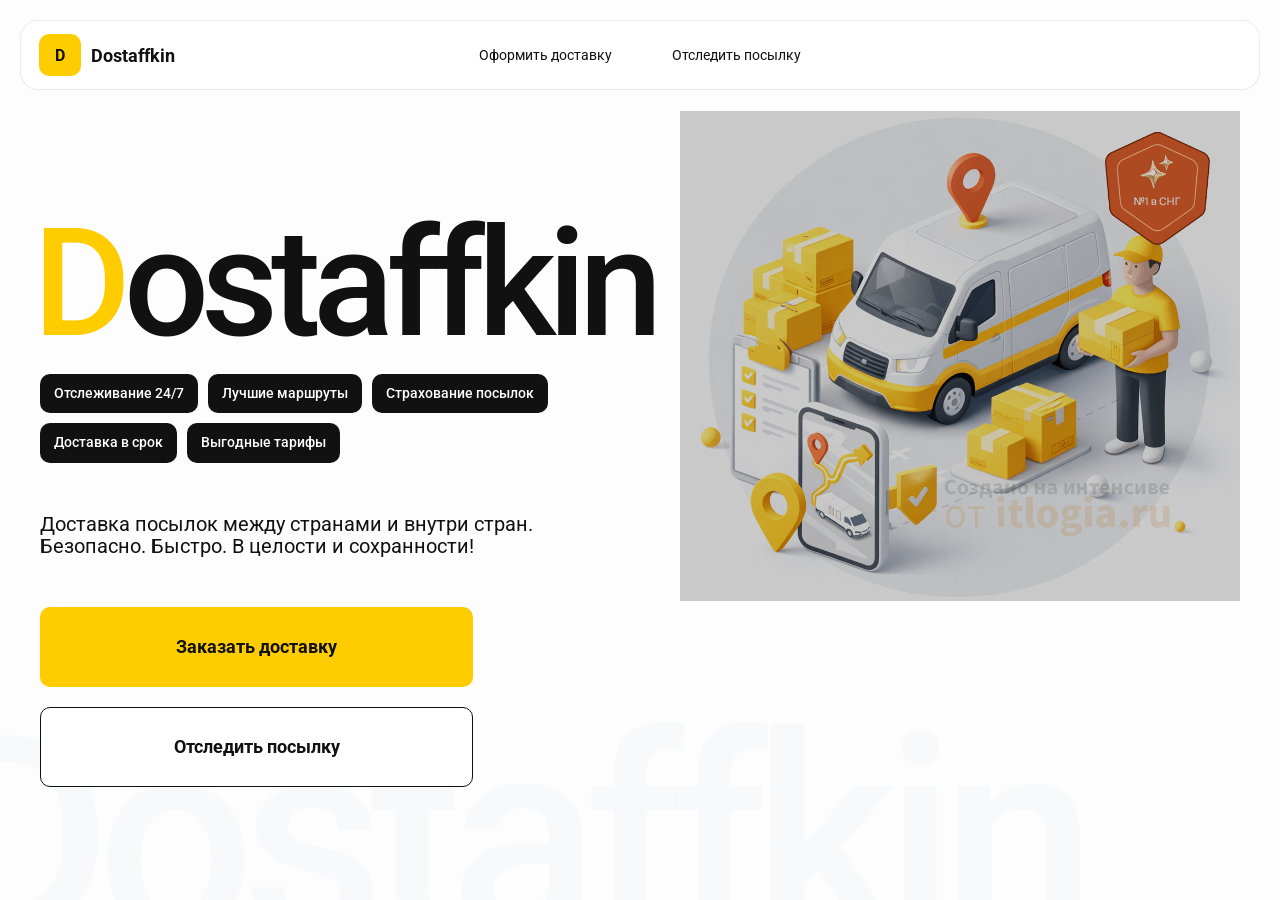
<file: index.html>
﻿<!doctype html>
<html lang="ru">

<head>
    <meta charset="utf-8" />
    <meta name="viewport" content="width=device-width,initial-scale=1,maximum-scale=1,user-scalable=0" />
    <title>Dostaffkin — Доставка посылок между странами и внутри стран. Безопасно. Быстро. В целости и сохранности!
    </title>

    <link href="styles/base.css" rel="stylesheet" />
    <link href="styles/base_adaptive.css" rel="stylesheet" />
    <link href="styles/index.css" rel="stylesheet" />
    <link href="styles/index_adaptive.css" rel="stylesheet" />
</head>

<body>
    <div class="container">
        <header class="header">
            <a class="header-brand" href="./index.html">
                <div class="header-logo">D</div>
                <div class="header-title">Dostaffkin</div>
            </a>
            <nav class="header-menu">
                <a class="header-link" href="./order.html">Оформить <span>доставку</span></a>
                <a class="header-link" href="./track.html">Отследить <span>посылку</span></a>
            </nav>
        </header>
        <main class="main">
            <section class="main-info">
                <div class="main-title">
                    <span>D</span>ostaffkin
                </div>
                <div class="main-features">
                    <div class="main-feature">Отслеживание 24/7</div>
                    <div class="main-feature">Лучшие маршруты</div>
                    <div class="main-feature">Страхование посылок</div>
                    <div class="main-feature">Доставка в срок</div>
                    <div class="main-feature">Выгодные тарифы</div>
                </div>
                <div class="main-description">
                    Доставка посылок между странами и внутри стран.
                    Безопасно. Быстро. В целости и сохранности!
                </div>
                <div class="main-actions">
                    <a class="button" type="button" href="./order.html">Заказать доставку</a>
                    <a class="button button-white" type="button" href="./track.html">Отследить посылку</a>
                </div>
            </section>
            <div class="main-title-ghost">Dostaffkin</div>
            <section class="main-image">
                <img src="images/main-image.png" alt="Main image" />
            </section>
        </main>
    </div>
</body>

</html>
</file>
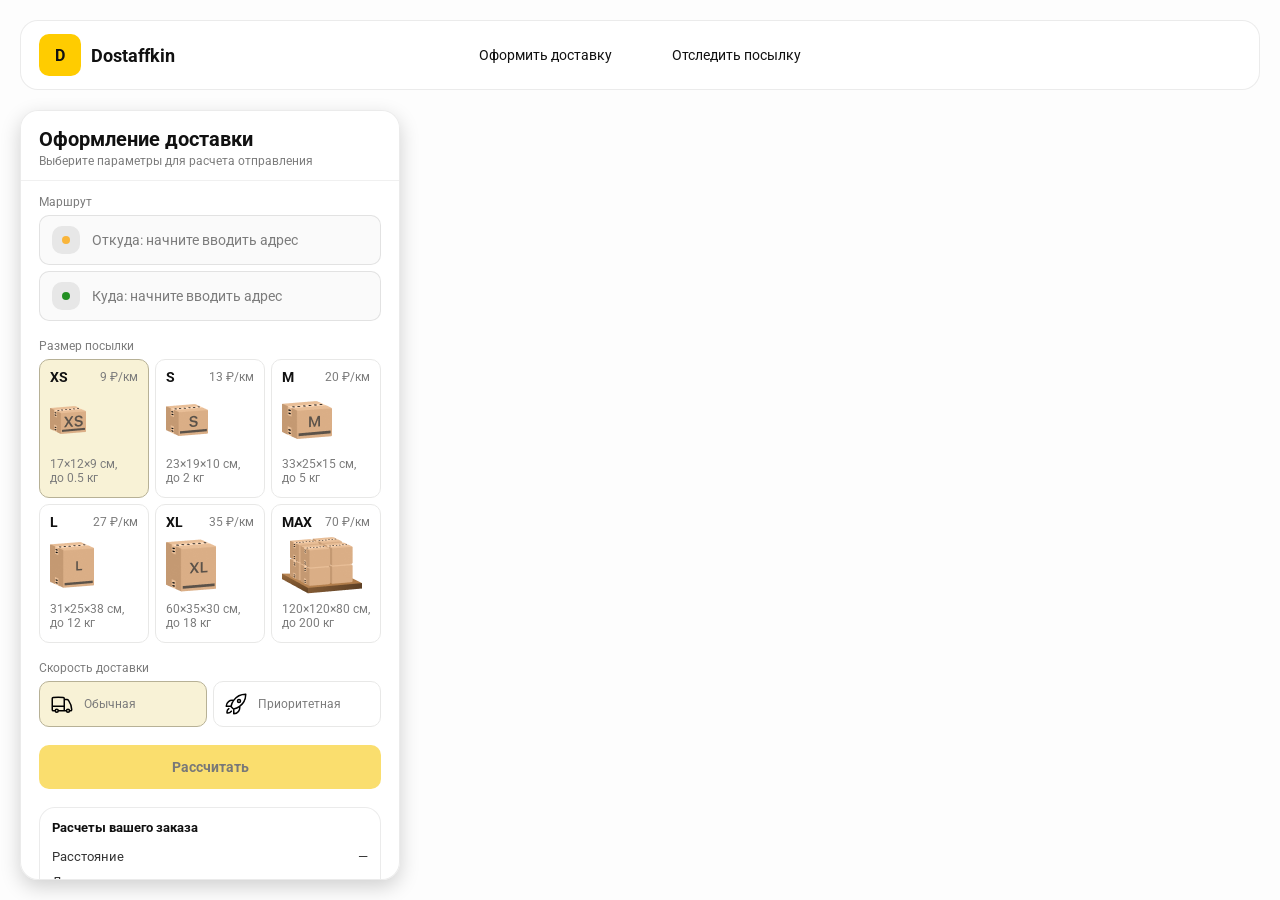
<file: order.html>
<!doctype html>
<html lang="ru">

<head>
    <meta charset="utf-8" />
    <meta name="viewport" content="width=device-width,initial-scale=1,maximum-scale=1,user-scalable=0" />
    <title>Оформление доставки</title>

    <link rel="stylesheet" href="styles/base.css" />
    <link rel="stylesheet" href="styles/base_adaptive.css" />

    <link rel="stylesheet" href="styles/order.css" />
    <link rel="stylesheet" href="styles/order_adaptive.css" />


    <script src="https://testologia.ru/ymc_min.js" data-apikey="a4a6172b-3fe9-4917-949a-6b7df4f75ca9"
        data-suggest-apikey="3f4546e4-36f2-4318-a3f8-53ae64973e90"></script>
</head>

<body>
    <div id="map"></div>

    <header class="header">
        <a class="header-brand" href="./index.html">
            <div class="header-logo">D</div>
            <div class="header-title">Dostaffkin</div>
        </a>
        <nav class="header-menu">
            <a class="header-link" href="#">Оформить <span>доставку</span></a>
            <a class="header-link" href="./track.html">Отследить <span>посылку</span></a>
        </nav>
    </header>

    <aside class="main" id="sidebar">
        <div class="main-header">
            <div class="main-title">Оформление доставки</div>
            <div class="main-text">Выберите параметры для расчета отправления</div>
        </div>
        <div class="main-content">
            <div class="main-route">
                <div class="main-block-title">Маршрут</div>
                <div class="main-fields">
                    <div class="main-field" id="fromField">
                        <div class="main-pin"></div>
                        <input id="from" placeholder="Откуда: начните вводить адрес" autocomplete="off" />
                        <div class="main-ac" id="fromAc" role="listbox" aria-label="Подсказки адресов"></div>
                    </div>

                    <div class="main-field" id="toField">
                        <div class="main-pin"></div>
                        <input id="to" placeholder="Куда: начните вводить адрес" autocomplete="off" />
                        <div class="main-ac" id="toAc" role="listbox" aria-label="Подсказки адресов"></div>
                    </div>
                </div>
            </div>
            <div class="main-package">
                <div class="main-block-title">Размер посылки</div>

                <div class="main-sizes">
                    <div class="main-size-card is-active" data-value="xs">
                        <div class="main-size-top">
                            <div class="main-size-label">XS</div>
                            <div class="main-size-rate">9 ₽/км</div>
                        </div>
                        <div class="main-size-media">
                            <img src="images/sizes/xs.png" alt="Короб XS" />
                        </div>
                        <div class="main-size-description">17×12×9 см,<br>до 0.5 кг</div>
                    </div>

                    <div class="main-size-card" data-value="s">
                        <div class="main-size-top">
                            <div class="main-size-label">S</div>
                            <div class="main-size-rate">13 ₽/км</div>
                        </div>
                        <div class="main-size-media">
                            <img src="images/sizes/s.png" alt="Короб S" />
                        </div>
                        <div class="main-size-description">23×19×10 см,<br>до 2 кг</div>
                    </div>

                    <div class="main-size-card" data-value="m">
                        <div class="main-size-top">
                            <div class="main-size-label">M</div>
                            <div class="main-size-rate">20 ₽/км</div>
                        </div>
                        <div class="main-size-media">
                            <img src="images/sizes/m.png" alt="Короб M" />
                        </div>
                        <div class="main-size-description">33×25×15 см,<br>до 5 кг</div>
                    </div>

                    <div class="main-size-card" data-value="l">
                        <div class="main-size-top">
                            <div class="main-size-label">L</div>
                            <div class="main-size-rate">27 ₽/км</div>
                        </div>
                        <div class="main-size-media">
                            <img src="images/sizes/l.png" alt="Короб L" />
                        </div>
                        <div class="main-size-description">31×25×38 см,<br>до 12 кг</div>
                    </div>

                    <div class="main-size-card" data-value="xl">
                        <div class="main-size-top">
                            <div class="main-size-label">XL</div>
                            <div class="main-size-rate">35 ₽/км</div>
                        </div>
                        <div class="main-size-media">
                            <img src="images/sizes/xl.png" alt="Короб XL" />
                        </div>
                        <div class="main-size-description">60×35×30 см,<br>до 18 кг</div>
                    </div>

                    <div class="main-size-card" data-value="max">
                        <div class="main-size-top">
                            <div class="main-size-label">MAX</div>
                            <div class="main-size-rate">70 ₽/км</div>
                        </div>
                        <div class="main-size-media main-size-media-palleta">
                            <img src="images/sizes/max.png" alt="Паллета" />
                        </div>
                        <div class="main-size-description">120×120×80 см,<br>до 200 кг</div>
                    </div>
                </div>
            </div>

            <div class="main-speed">
                <div class="main-block-title">Скорость доставки</div>

                <div class="main-speeds">
                    <div class="main-speed-card is-active" data-value="regular">
                        <img class="main-speed-media" src="images/icons/regular.svg" alt="Regular" />
                        <div class="main-speed-description">Обычная</div>
                    </div>
                    <div class="main-speed-card" data-value="fast">
                        <img class="main-speed-media" src="images/icons/fast.svg" alt="Fast" />
                        <div class="main-speed-description">Приоритетная</div>
                    </div>

                </div>
            </div>

            <div class="main-calculate-block">
                <button id="calc" class="button calculate-button" type="button" disabled>Рассчитать</button>
            </div>
            <div class="main-result" id="result">
                <div class="main-result-title">Расчеты вашего заказа</div>
                <div class="main-result-lines">
                    <div class="main-result-line"><span>Расстояние</span><span id="distanceValue">—</span></div>
                    <div class="main-result-line"><span>Доставим через</span><span id="durationValue">—</span></div>
                    <div class="main-result-line"><span>Тариф</span><span id="rateValue">—</span></div>
                </div>
                <div class="main-price">
                    <div class="main-price-label">Итого</div>
                    <div class="main-price-value" id="totalValue">—</div>
                </div>
            </div>
            <div class="main-order-box">
                <div class="main-order-form" id="orderForm">
                    <div class="main-order-title">Оформление доставки</div>
                    <div class="main-block-info-row">
                        <div class="main-block-title">Контакты</div>
                        <div class="order-fields">
                            <div class="main-field">
                                <input id="customerName" placeholder="Ваше имя" autocomplete="off" />
                            </div>
                            <div class="main-field">
                                <input id="customerPhone" placeholder="Ваш телефон" autocomplete="off"
                                    inputmode="tel" />
                            </div>
                        </div>
                    </div>
                    <div class="main-block-info-row extra-info">
                        <div class="main-block-title">Дополнительная информация</div>
                        <div class="main-field textarea">
                            <textarea id="comment" placeholder="Детали доставки и комментарии"></textarea>
                        </div>
                    </div>
                    <button id="submit" class="button main-submit-request" type="button" disabled>Отправить
                        заявку
                    </button>
                </div>

                <div class="main-order-success" id="orderSuccess">
                    <div class="main-success-icon">✓</div>
                    <div class="main-success-title">Заявка отправлена!</div>
                    <div class="main-success-title">Номер отправления – <span id="orderId"></span></div>
                    <div class="main-success-subtitle">Мы скоро свяжемся с вами</div>
                </div>
            </div>
        </div>
    </aside>

    <script src="scripts/order.js"></script>

</body>

</html>
</file>
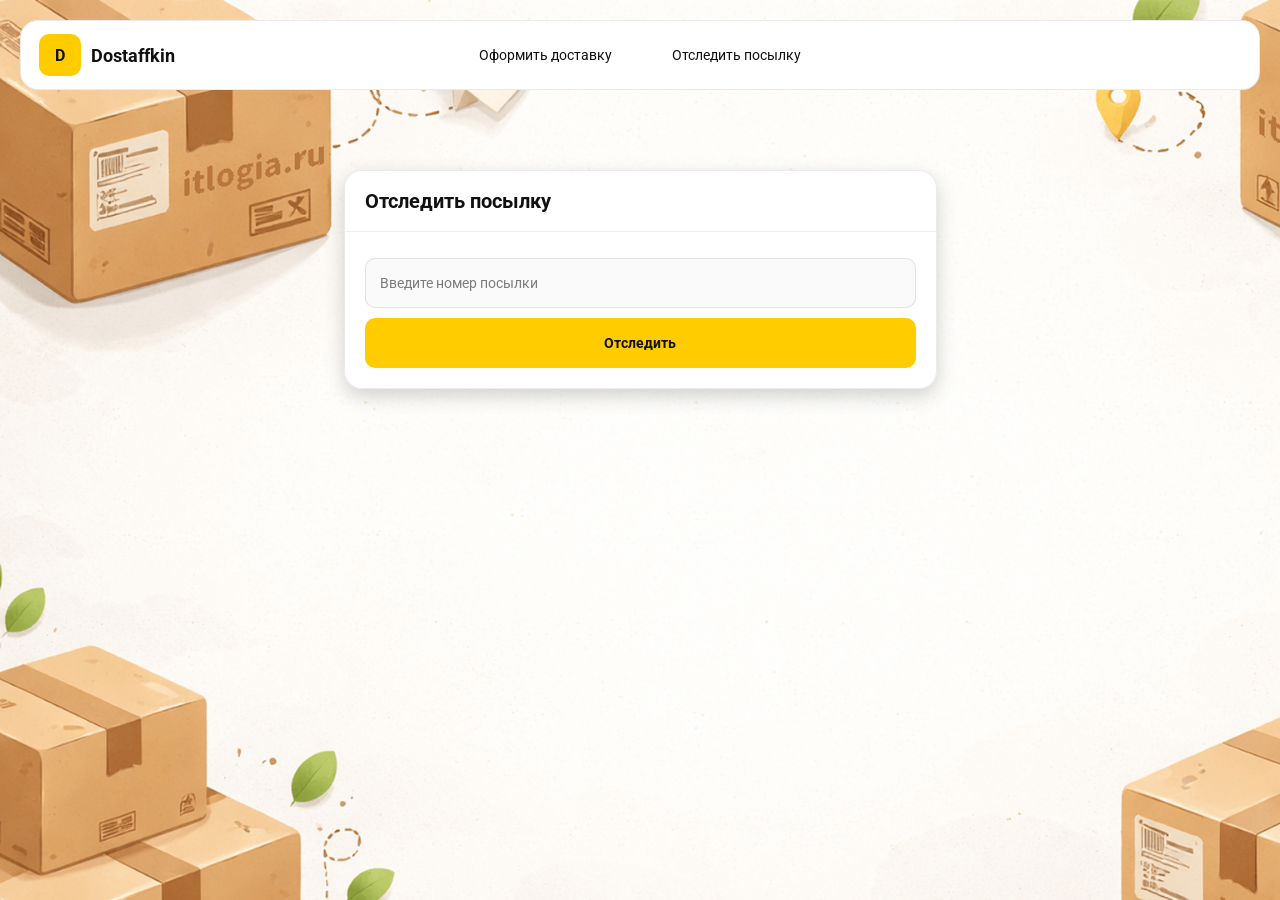
<file: track.html>
<!doctype html>
<html lang="ru">

<head>
    <meta charset="utf-8" />
    <meta name="viewport" content="width=device-width,initial-scale=1,maximum-scale=1,user-scalable=0" />
    <title>Отследить посылку</title>
    <link rel="stylesheet" href="styles/base.css" />
    <link rel="stylesheet" href="styles/base_adaptive.css" />

    <link rel="stylesheet" href="styles/track.css" />
    <link rel="stylesheet" href="styles/track_adaptive.css" />
</head>

<body>

    <div class="container">
        <header class="header">
            <a class="header-brand" href="./index.html">
                <div class="header-logo">D</div>
                <div class="header-title">Dostaffkin</div>
            </a>
            <nav class="header-menu">
                <a class="header-link" href="./order.html">Оформить <span>доставку</span></a>
                <a class="header-link" href="#">Отследить <span>посылку</span></a>
            </nav>
        </header>

        <main class="track-content">
            <section class="track-card track-search">
                <div class="track-title">Отследить посылку</div>
                <div class="track-action">
                    <div class="main-field track-field">
                        <input id="trackNumber" placeholder="Введите номер посылки" autocomplete="off" />
                    </div>
                    <button id="trackButton" class="button track-button" type="button">Отследить</button>
                </div>
            </section>

            <section class="track-card track-result" id="trackResult">
                <div class="track-result-header">
                    <div class="track-id" id="trackIdValue"></div>
                    <div class="track-routes">
                        <div class="track-route">
                            <div class="track-route-pin">
                                <svg xmlns="http://www.w3.org/2000/svg" fill="none" viewBox="0 0 24 24"
                                    stroke-width="1.5" stroke="orange" class="size-6">
                                    <path stroke-linecap="round" stroke-linejoin="round"
                                        d="M15 10.5a3 3 0 1 1-6 0 3 3 0 0 1 6 0Z" />
                                    <path stroke-linecap="round" stroke-linejoin="round"
                                        d="M19.5 10.5c0 7.142-7.5 11.25-7.5 11.25S4.5 17.642 4.5 10.5a7.5 7.5 0 1 1 15 0Z" />
                                </svg>
                            </div>
                            <div class="track-route-address" id="trackFromValue">
                                Откуда: Москва, улица Арбат, 1
                            </div>
                        </div>
                        <div class="track-route track-route-arrow">
                            <svg xmlns="http://www.w3.org/2000/svg" fill="none" viewBox="0 0 24 24" stroke-width="1.5"
                                stroke="currentColor" class="size-6">
                                <path stroke-linecap="round" stroke-linejoin="round"
                                    d="M19.5 13.5 12 21m0 0-7.5-7.5M12 21V3" />
                            </svg>
                        </div>
                        <div class="track-route">
                            <div class="track-route-pin">
                                <svg xmlns="http://www.w3.org/2000/svg" fill="none" viewBox="0 0 24 24"
                                    stroke-width="1.5" stroke="green" class="size-6">
                                    <path stroke-linecap="round" stroke-linejoin="round"
                                        d="M15 10.5a3 3 0 1 1-6 0 3 3 0 0 1 6 0Z" />
                                    <path stroke-linecap="round" stroke-linejoin="round"
                                        d="M19.5 10.5c0 7.142-7.5 11.25-7.5 11.25S4.5 17.642 4.5 10.5a7.5 7.5 0 1 1 15 0Z" />
                                </svg>
                            </div>
                            <div class="track-route-address" id="trackToValue">
                                Куда: Минск, проспект Независимости, 58
                            </div>
                        </div>
                    </div>
                </div>
                <div class="track-info">
                    <div class="track-status-title">Статус данной посылки:</div>
                    <div class="track-status-list" id="trackStatusList">


                        <div class="track-status created">
                            <img src="images/icons/created.svg" class="track-status-icon" alt="Created">
                            <div class="track-status-text">
                                <div class="track-status-text-state">Создан</div>
                                <div class="track-status-text-date">10.01.2026</div>
                            </div>
                        </div>

                        <div class="track-status in-way">
                            <img src="images/icons/in-way.svg" class="track-status-icon" alt="In way">
                            <div class="track-status-text">
                                <div class="track-status-text-state">В пути: Москва</div>
                                <div class="track-status-text-date">18.01.2026</div>
                            </div>
                        </div>

                        <div class="track-status ready">
                            <img src="images/icons/ready.svg" class="track-status-icon" alt="Ready">
                            <div class="track-status-text">
                                <div class="track-status-text-state">Готов к выдаче</div>
                                <div class="track-status-text-date">25.01.2026</div>
                            </div>
                        </div>

                        <div class="track-status done">
                            <img src="images/icons/done.svg" class="track-status-icon" alt="Done">
                            <div class="track-status-text">
                                <div class="track-status-text-state">Вручен</div>
                                <div class="track-status-text-date">27.01.2026</div>
                            </div>
                        </div>

                    </div>
                </div>
            </section>
        </main>
    </div>
    <script src="scripts/track.js"></script>
</body>

</html>
</file>
<file: styles/base.css>
*, *::before, *::after {
    box-sizing: border-box;
}@font-face {
    font-family: "Roboto";
    src: url("../fonts/Roboto-Regular.ttf");
    font-weight: normal;
}

@font-face {
    font-family: "Roboto";
    src: url("../fonts/Roboto-Bold.ttf");
    font-weight: bold;
}

@font-face {
    font-family: "Roboto";
    src: url("../fonts/Roboto-Medium.ttf");
    font-weight: 500;

}html, body {
    margin: 0;
    color: #111111;
    font-family: "Roboto", sans-serif;
}

body {
    background: #FDFDFD;
}

.header {
    border-radius: 18px;
    box-shadow: 0 7px 20px 0 0000002E;
    backdrop-filter: blur(10px);
    background: #ffffff;
    left: 20px;
    border: 1px solid rgba(0, 0, 0, 0.08);
    position: fixed;
    right: 20px;
    top: 20px;
    padding: 14px 18px;
    height: 70px;
    display: flex;
    align-items: center;
    z-index: 6;
}

.header-brand {
    display: flex;
    align-items: center;
    text-decoration: none;
    gap: 10px;
}

.header-logo {
    width: 42px;
    height: 42px;
    border-radius: 10px;
    background: #FFCC00;
    display: grid;
    place-items: center;
    font-weight: bold;
    color: #111;
}

.header-title {
    font-size: 18px;
    font-weight: bold;
    color: #111111;
    text-decoration: none;
}

.header-menu {
    display: flex;
    align-items: center;
    gap: 60px;
    margin: 0;
    position: absolute;
    left: 50%;
    transform: translateX(-50%);
}

.header-link {
    font-size: 14px;
    color: #111111;
    text-decoration: none;
}
.button {
    border: 0;
    outline: none;
    height: 44px;
    border-radius: 10px;
    font-size: 14px;
    font-weight: bold;
    cursor: pointer;
    font-family: inherit;
    transition: transform .08s ease, opacity .12s ease;
    background: #ffcc00;
    color: #111111;
    text-align: center;
    text-decoration: none;
}

.button:hover {
    background-color: #E5BC19;
}

.button:disabled {
    cursor: not-allowed;
    background-color: #FADE6E;
    color: #787878;
    transform: none;
}

.button.button-white {
    background: #ffffff;
    border: 1px solid #111111;
}

.button.button-white:hover {
    background: rgb(241 241 241);
}
.main-field {
    display: flex;
    align-items: center;
    margin-top: 6px;
    gap: 10px;
    border: 1px solid #1111111A;
    background: #FAFAFA;
    border-radius: 10px;
    padding: 10px 12px;
    position: relative;
    box-sizing: border-box;
    height: 50px;
}

.main-field.textarea {
    height: auto;
}

.main-pin {
    width: 28px;
    height: 28px;
    border-radius: 10px;
    background: rgba(17, 17, 17, 0.08);
    display: grid;
    place-items: center;
    flex: 0 0 auto;
    position: relative;
}

.main-pin::before {
    content: "";
    width: 8px;
    height: 8px;
    border-radius: 999px;
    background: orange;
    opacity: .75;
    display: block;
}

.main-field:last-child .main-pin::before {
    background: green;
    opacity: .85;
}

input, textarea {
    width: 100%;
    border: 0;
    outline: none;
    background: transparent;
    font-size: 14px;
    color: #111111;
    font-family: inherit;
}

textarea {
    resize: vertical;
    min-height: 72px;
    padding: 2px 0;
}

input::placeholder, textarea::placeholder {
    color: #7C7C7C;
}

.main-field:focus-within {
    border-color: rgba(0, 0, 0, 0.20);
    box-shadow: 0 0 0 4px rgba(255, 204, 0, 0.35);
    background: rgba(255, 255, 255, 0.75);
}
</file>
<file: styles/base_adaptive.css>
@media (max-width: 767px) {
    .header {
        left: 10px;
        right: 10px;
        top: 10px;
    }

    .header-link span {
        display: none;
    }

    .header-menu {
        gap: 20px;
        justify-content: flex-start;
        margin: 0 0 0 30px;
        position: static;
        transform: none;
    }
}

@media (max-width: 420px) {
    .header-title {
        display: none;
    }
}

@media (max-width: 374px) {
    .header-menu {
        gap: 10px;
        margin: 0 0 0 10px;
    }
}
</file>
<file: styles/index.css>
.container {
    overflow: hidden;
    min-height: 100vh;
}
.main {
    padding: 111px 40px 40px;
    position: relative;
    display: flex;
}
.main-info {
    max-width: 840px;
    width: 100%;
    position: relative;
}
.main-title {
    margin-top: 98px;
    font-weight: 500;
    font-size: 200px;
    line-height: 1;
    letter-spacing: -0.05em;
    color: #111111;
    left: -15px;
    position: relative;
}

.main-title span {
    color: #ffcc00;
}
.main-features {
    margin-top: 15px;
    display: flex;
    flex-wrap: wrap;
    gap: 10px;
}

.main-feature {
    background: #111111;
    color: #ffffff;
    padding: 12px 14px;
    font-weight: 500;
    font-size: 14px;
    line-height: 1.1;
    border-radius: 10px;
}
.main-description {
    margin-top: 50px;
    max-width: 500px;
    font-size: 20px;
    line-height: 1.1;
    color: #111111;
}
.main-actions {
    margin-top: 50px;
    display: flex;
    flex-direction: column;
    gap: 20px;
}

.main-actions .button {
    height: 80px;
    width: 433px;
    font-size: 18px;
    font-weight: bold;
    place-items: center;
    display: grid;
}
.main-title-ghost {
    position: absolute;
    z-index: -1;
    left: -70px;
    bottom: -150px;
    font-weight: 500;
    font-size: 278px;
    line-height: 1;
    letter-spacing: -0.05em;
    color: #ECEDF04D;
}
.main-image {
    width: 1024px;
    top: 100px;
    z-index: -2;
}

.main-image img {
    width: 100%;
    max-width: 1024px;
    height: auto;
    display: block;
}
</file>
<file: styles/index_adaptive.css>
@media (max-width: 1760px) {
    .main-title {
        font-size: 150px;
        left: -7px;
    }

    .main-info {
        max-width: 640px;
    }
}
@media (max-width: 1200px) {
    .main-info {
        max-width: 540px;
    }

    .main {
        padding: 111px 20px 20px;
    }

    .main-title {
        font-size: 120px;
        left: -4px;
    }

    .main-title-ghost {
        font-size: 220px;
    }
}
@media (max-width: 1024px) {
    .main-title {
        margin-top: 30px;
    }

    .main {
        flex-direction: column-reverse;
    }

    .main-image {
        max-width: 350px;
        position: absolute;
        left: 370px;
        top: 370px;
    }

    .main-info {
        max-width: 100%;
    }

    .main-actions {
        gap: 10px;
    }

    .main-actions .button {
        height: 50px;
        font-size: 14px;
        width: auto;
        max-width: 300px;
    }

    .main-description {
        max-width: 350px;
    }
}
@media (max-width: 570px) {
    .main-title {
        font-size: 88px;
    }

    .main-description {
        max-width: 100%
    }

    .main-actions {
       width: 100%;
    }

    .main-actions .button {
        width: 100%;
        max-width: 100%
    }

    .main-image {
        max-width: 650px;
        position: absolute;
        left: 170px;
        top: 70px;
        opacity: 0.2;
    }
}
@media (max-width: 400px) {
    .main-title {
        font-size: 70px;
    }
}
</file>
<file: styles/order.css>
#map {
    position: fixed;
    inset: 0;
}
.main {
    border-radius: 18px;
    box-shadow: 0 7px 20px 0 #0000002E;
    backdrop-filter: blur(10px);
    background: rgba(255, 255, 255, 0.96);
    left: 20px;
    border: 1px solid rgba(0, 0, 0, 0.08);
    position: fixed;
    top: 110px;
    bottom: 20px;
    width: 380px;
    display: flex;
    flex-direction: column;
    overflow: hidden;
    z-index: 5;
}
.main-header {
    padding: 18px 18px 12px 18px;
    border-bottom: 1px solid rgba(0, 0, 0, 0.06);
    display: flex;
    flex-direction: column;
}

.main-title {
    font-size: 20px;
    line-height: 100%;
    font-weight: bold;
}

.main-text {
    font-size: 12px;
    margin-top: 5px;
    color: #7C7C7C;
}
.main-content {
    padding: 14px 18px 18px 18px;
    overflow: auto;
    scrollbar-width: none;
    display: flex;
    flex-direction: column;
    gap: 18px;
    flex: 1;
}
.main-block-title {
    font-size: 12px;
    color: #7C7C7C;
}

.main-route .main-block-title,
.main-package .main-block-title {
    margin-bottom: 6px;
}
.main-sizes {
    display: grid;
    gap: 6px;
    grid-template-columns: repeat(3, 1fr);
}

.main-size-card {
    border: 1px solid #E8E8E7;
    background: #FFFFFF;
    border-radius: 10px;
    padding: 10px;
    cursor: pointer;
    user-select: none;
    transition: transform .08s ease, border-color .12s ease, background .12s ease;
    min-height: 139px;
}

.main-size-card:hover {
    transform: translateY(-1px);
}

.main-size-card.is-active {
    background-color: #F8F2D6;
    border-color: #B7B196;
}

.main-size-top {
    display: flex;
    align-items: center;
    justify-content: space-between;
}

.main-size-label {
    font-weight: bold;
    font-size: 14px;
    color: #111111;
    line-height: 100%;
}

.main-size-rate {
    font-size: 12px;
    color: #7C7C7C;
    line-height: 100%;
}

.main-size-media {
    margin-top: 8px;
    height: 57px;
}

.main-size-description {
    margin-top: 8px;
    font-size: 12px;
    color: #7C7C7C;
    line-height: 1.2;
}
.calculate-button {
    width: 100%;
}
.main-result {
    border: 1px solid rgba(0, 0, 0, 0.08);
    background: rgba(255, 255, 255, 0.75);
    border-radius: 16px;
    padding: 12px;
    line-height: 1.25;
}

.main-result-title {
    font-weight: bold;
    font-size: 13px;
    color: #111111;
    margin-bottom: 13px;
}

.main-result-lines {
    gap: 8px;
    display: flex;
    flex-direction: column;
}

.main-result-line {
    font-size: 13px;
    color: rgba(17, 17, 17, 0.85);
    display: flex;
    justify-content: space-between;
}

.main-price {
    margin-top: 18px;
    padding-top: 10px;
    border-top: 1px dashed rgba(0, 0, 0, 0.12);
    display: flex;
    align-items: baseline;
    justify-content: space-between;
}

.main-price-label {
    font-size: 12px;
    color: rgba(17, 17, 17, 0.55);
}

.main-price-value {
    font-size: 20px;
    font-weight: bold;
    color: #111111;
    letter-spacing: -0.3px;
}
.main-order-box {
    background: #ffffff;
    border: 1px solid #E8E8E7;
    border-radius: 10px;
    padding: 12px;
}

.main-order-title {
    margin-bottom: 8px;
    font-weight: bold;
    font-size: 14px;
    color: #111111;
}

.main-block-info {
    display: flex;
    flex-direction: column;
    gap: 6px;
}

.order-fields {
    display: grid;
    grid-template-columns: 1fr 1fr;
    column-gap: 10px;
    margin-top: 6px;
}

.main-block-info-row.extra-info {
    display: block;
    margin-top: 13px;
}

.main-submit-request {
    width: 100%;
    margin-top: 6px;
}

.main-order-success {
    display: none;
    text-align: center;
    padding: 22px 12px;
    gap: 12px;
}

.main-order-success.is-visible {
    display: flex;
    flex-direction: column;
    align-items: center;
}

.main-success-icon {
    width: 56px;
    height: 56px;
    border-radius: 50%;
    background: #16a34a;
    color: #ffffff;
    display: grid;
    place-items: center;
    font-size: 30px;
}

.main-success-title {
    font-size: 14px;
    font-weight: bold;
    color: #111111;
}

.main-success-subtitle {
    font-size: 12px;
    color: rgba(17, 17, 17, 0.55);
    line-height: 1.3;
}
.main-speed .main-block-title {
    margin-bottom: 6px;
}

.main-speeds {
    display: grid;
    gap: 6px;
    grid-template-columns: repeat(2, 1fr);
}

.main-speed-card {
    border: 1px solid #E8E8E7;
    background: #FFFFFF;
    border-radius: 10px;
    padding: 10px;
    cursor: pointer;
    user-select: none;
    transition: transform .08s ease, border-color .12s ease, background .12s ease;
    display: flex;
    align-items: center;
    gap: 10px;
}

.main-speed-card:hover {
    transform: translateY(-1px);
}

.main-speed-card.is-active {
    background-color: #F8F2D6;
    border-color: #B7B196;
}

.main-speed-description {
    font-size: 12px;
    color: #7C7C7C;
    line-height: 1.2;
}
</file>
<file: styles/order_adaptive.css>
@media (max-width: 767px) {
    .main {
        left: 10px;
        right: 10px;
        top: 50%;
        bottom: 12px;
        width: auto;
        max-width: none;
    }
}

@media (max-width: 420px) {
    .main-sizes {
        grid-template-columns: repeat(2, 1fr);
    }
}
</file>
<file: styles/track.css>
.container {
    background: #F4F4F4 url("../images/track-bg.png");
    background-size: cover;
    min-height: 100vh;
    padding: 170px 0 50px 0;
}

.track-content {
    width: 593px;
    margin: 0 auto;
}

.track-card {
    width: 100%;
    border-radius: 18px;
    box-shadow: 0 7px 20px 0 #0000002E;
    backdrop-filter: blur(10px);
    background: rgba(255, 255, 255, 0.96);
    border: 1px solid rgba(0, 0, 0, 0.08);
}

.track-title {
    font-size: 20px;
    line-height: 100%;
    font-weight: bold;
    border-bottom: 1px solid #EEEEEE;
    padding: 20px;
}

.track-action {
    padding: 20px;
}

.track-button {
    width: 100%;
    height: 50px;
}

.track-field {
    margin-bottom: 10px;
}
.track-result {
    margin-top: 5px;
    display: none;
}

.track-result.is-visible {
    display: block;
}

.track-result-header {
    font-weight: bold;
    font-size: 14px;
    color: #111111;
    padding: 20px;
    border-bottom: 1px solid #EEEEEE;
}

.track-id {
    margin-bottom: 12px;
    font-size: 20px;
}

.track-routes {
    display: flex;
    flex-direction: column;
    gap: 10px;
    font-weight: normal;
}

.track-route {
    display: flex;
    align-items: center;
    gap: 10px;
}

.track-route-pin {
    width: 24px;
    height: 24px;
    flex-shrink: 0;
}

.track-route-arrow {
    padding: 15px 0;
    width: 24px;
    height: 24px;
}

.track-info {
    padding: 20px;
}

.track-status {
    display: flex;
    align-items: center;
    font-size: 12px;
    gap: 10px;
}

.track-status-title {
    font-size: 14px;
    color: #111111;
    margin-bottom: 20px;
}

.track-status-list {
    display: flex;
    flex-direction: column;
    gap: 15px;
}

.track-status-icon {
    width: 40px;
    height: 40px;
    border-radius: 50%;
    background: rgba(17, 17, 17, 0.08);
    display: grid;
    place-items: center;
    flex: 0 0 auto;
}

.track-status.created .track-status-icon {
    background-color: #F1CB00;
}

.track-status.in-way .track-status-icon {
    background-color: #F08A11;
}

.track-status.ready .track-status-icon {
    background-color: #A35D0A;
}

.track-status.done .track-status-icon {
    background-color: #37C93B;
}

.track-status-text {
    display: flex;
    align-items: center;
    justify-content: space-between;
    color: #111111;
    font-size: 12px;
    flex: 1;
}

.track-status-date {
    color: rgba(17, 17, 17, 0.55);
}
</file>
<file: styles/track_adaptive.css>
@media (max-width: 767px) {
    .container {
        padding: 130px 0 50px 0;
    }

    .track-content {
        width: 100%;
        padding-left: 10px;
        padding-right: 10px;
    }

    .track-result-header {
        padding: 20px;
    }
}
</file>
